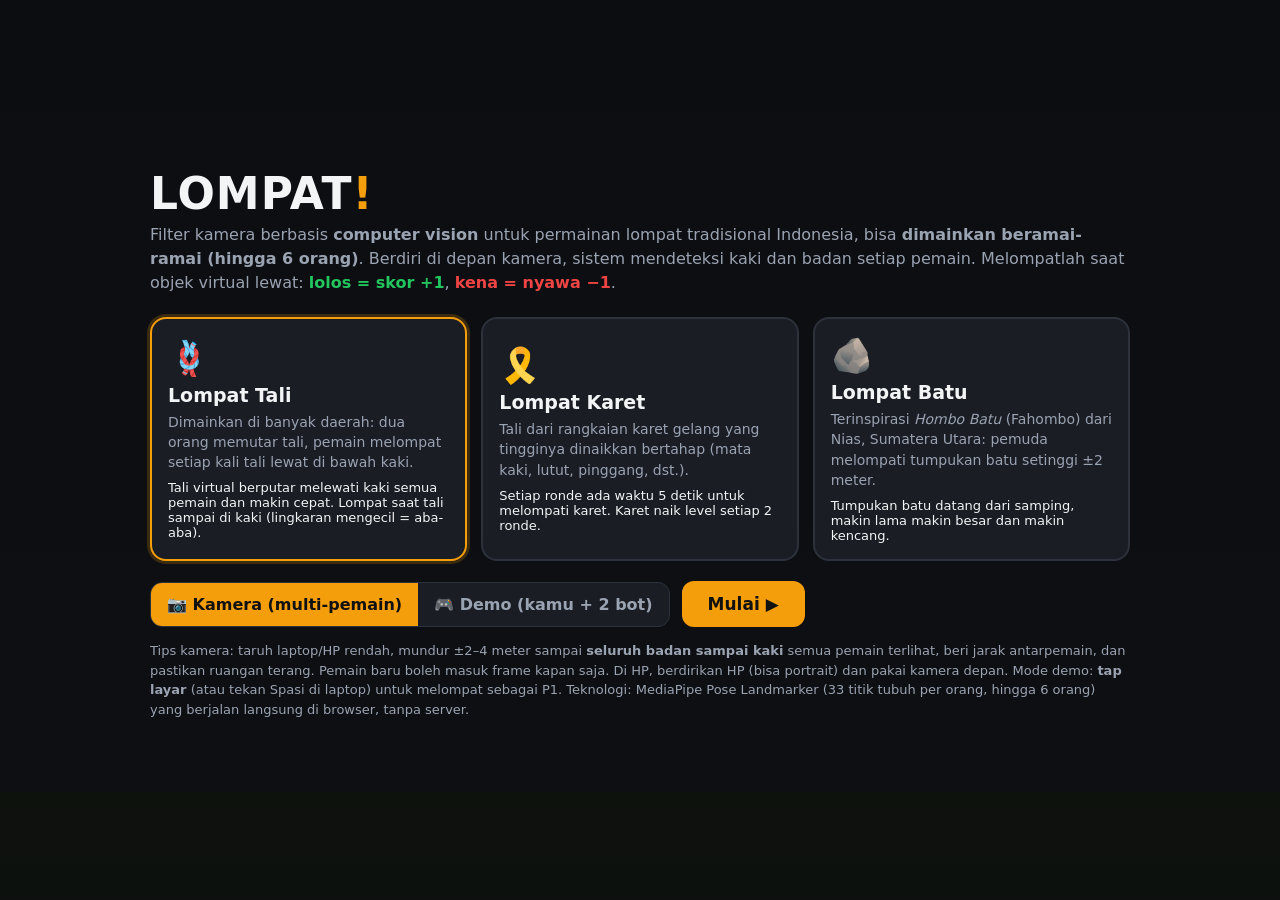
<file: index.html>
<!doctype html>
<html lang="id">
<head>
<meta charset="utf-8">
<meta name="viewport" content="width=device-width,initial-scale=1,viewport-fit=cover">
<title>LOMPAT! – Filter Lompat Tradisional</title>
<style>
  :root { --bg:#0f1115; --card:#1a1d24; --line:#2c313b; --text:#f3f4f6; --muted:#9aa3b2; --acc:#f59e0b; --ok:#22c55e; --bad:#ef4444; }
  * { box-sizing:border-box; }
  html,body { margin:0; height:100%; background:var(--bg); color:var(--text); font-family:system-ui,-apple-system,"Segoe UI",Roboto,sans-serif; overflow:hidden; overscroll-behavior:none; -webkit-tap-highlight-color:transparent; }
  /* video tetap "terlihat" (bukan display:none) agar Safari iOS terus memperbarui frame-nya */
  #video { position:fixed; left:0; top:0; width:1px; height:1px; opacity:0; pointer-events:none; }
  #cv { position:fixed; inset:0; display:block; touch-action:none; user-select:none; -webkit-user-select:none; }
  #hud { position:fixed; top:max(12px, env(safe-area-inset-top)); left:max(12px, env(safe-area-inset-left)); right:max(12px, env(safe-area-inset-right)); display:flex; gap:10px; align-items:center; pointer-events:none; flex-wrap:wrap; }
  .pill { background:rgba(15,17,21,.75); border:1px solid var(--line); border-radius:999px; padding:8px 14px; font-weight:700; font-size:16px; backdrop-filter:blur(4px); }
  #hud .grow { flex:1; }
  #board { position:fixed; top:64px; right:12px; background:rgba(15,17,21,.75); border:1px solid var(--line); border-radius:14px; padding:10px 12px; min-width:170px; pointer-events:none; font-size:15px; }
  #board:empty { display:none; }
  #board .r { display:flex; gap:8px; align-items:center; padding:3px 0; font-weight:700; }
  #board .r.dead { opacity:.4; text-decoration:line-through; }
  #board .dot { width:12px; height:12px; border-radius:50%; flex:none; }
  #board .sc { margin-left:auto; }
  #msg { position:fixed; left:50%; top:16%; transform:translateX(-50%); text-align:center; font-size:22px; font-weight:700; background:rgba(15,17,21,.8); border:1px solid var(--line); padding:12px 20px; border-radius:14px; max-width:90vw; pointer-events:none; }
  #msg:empty { display:none; }
  /* margin:auto (bukan align-items:center) supaya menu yang lebih tinggi dari layar HP tetap bisa di-scroll dari atas */
  .overlay { position:fixed; inset:0; background:rgba(10,11,14,.92); display:flex; padding:max(16px, env(safe-area-inset-top)) 16px max(16px, env(safe-area-inset-bottom)); overflow:auto; -webkit-overflow-scrolling:touch; }
  .hidden { display:none !important; }
  .panel { width:min(980px,100%); margin:auto; }
  h1 { font-size:44px; margin:0 0 4px; letter-spacing:1px; }
  h1 span { color:var(--acc); }
  .sub { color:var(--muted); margin:0 0 22px; font-size:16px; line-height:1.5; }
  .cards { display:grid; grid-template-columns:repeat(auto-fit,minmax(240px,1fr)); gap:14px; }
  .card { background:var(--card); border:2px solid var(--line); border-radius:16px; padding:16px; cursor:pointer; text-align:left; color:var(--text); font:inherit; }
  .card.sel { border-color:var(--acc); box-shadow:0 0 0 3px rgba(245,158,11,.2); }
  .card .ic { font-size:34px; }
  .card h3 { margin:6px 0 6px; font-size:19px; }
  .card p { margin:0; color:var(--muted); font-size:14px; line-height:1.45; }
  .card .rule { margin-top:8px; color:var(--text); font-size:13px; }
  .row { display:flex; gap:12px; align-items:center; flex-wrap:wrap; margin-top:20px; }
  .seg { display:flex; background:var(--card); border:1px solid var(--line); border-radius:12px; overflow:hidden; }
  .seg button { background:none; border:0; color:var(--muted); padding:12px 16px; font:inherit; font-weight:600; cursor:pointer; }
  .seg button.sel { background:var(--acc); color:#111; }
  .btn { background:var(--acc); color:#111; border:0; border-radius:12px; padding:13px 26px; font:inherit; font-weight:800; font-size:17px; cursor:pointer; }
  .btn.ghost { background:none; color:var(--text); border:1px solid var(--line); }
  .note { color:var(--muted); font-size:13px; margin-top:14px; line-height:1.5; }
  #status { color:var(--acc); font-weight:600; }
  .center { text-align:center; }
  #rank { margin:16px auto 6px; max-width:420px; text-align:left; }
  #rank .r { display:flex; gap:10px; align-items:center; background:var(--card); border:1px solid var(--line); border-radius:12px; padding:10px 14px; margin-bottom:8px; font-size:18px; font-weight:700; }
  #rank .dot { width:14px; height:14px; border-radius:50%; }
  #rank .sc { margin-left:auto; font-size:22px; }
  @media (max-width:600px){
    h1{font-size:32px;} .sub{font-size:15px;}
    #hud{gap:6px;} .pill{font-size:12px;padding:5px 9px;} .kb{display:none;}
    #msg{font-size:15px;padding:10px 14px;}
    #board{font-size:12px;min-width:0;padding:6px 9px;right:max(8px, env(safe-area-inset-right));}
    .seg{width:100%;} .seg button{flex:1;padding:12px 8px;font-size:14px;}
    .btn{width:100%;} .row{gap:10px;}
    #rank .r{font-size:16px;}
  }
</style>
</head>
<body>
<video id="video" playsinline muted></video>
<canvas id="cv"></canvas>

<div id="hud" class="hidden">
  <div class="pill" id="hMode"></div>
  <div class="pill" id="hPlayers"></div>
  <div class="pill" id="hLevel"></div>
  <div class="grow"></div>
  <div class="pill" style="pointer-events:auto;cursor:pointer" id="hMenu">☰ Menu<span class="kb"> (Esc)</span></div>
</div>
<div id="board"></div>
<div id="msg"></div>

<div id="menu" class="overlay">
  <div class="panel">
    <h1>LOMPAT<span>!</span></h1>
    <p class="sub">Filter kamera berbasis <b>computer vision</b> untuk permainan lompat tradisional Indonesia, bisa <b>dimainkan beramai-ramai (hingga 6 orang)</b>.
      Berdiri di depan kamera, sistem mendeteksi kaki dan badan setiap pemain. Melompatlah saat objek virtual lewat:
      <b style="color:var(--ok)">lolos = skor +1</b>, <b style="color:var(--bad)">kena = nyawa −1</b>.</p>
    <div class="cards" id="cards">
      <button class="card sel" data-mode="tali">
        <div class="ic">🪢</div><h3>Lompat Tali</h3>
        <p>Dimainkan di banyak daerah: dua orang memutar tali, pemain melompat setiap kali tali lewat di bawah kaki.</p>
        <div class="rule">Tali virtual berputar melewati kaki semua pemain dan makin cepat. Lompat saat tali sampai di kaki (lingkaran mengecil = aba-aba).</div>
      </button>
      <button class="card" data-mode="karet">
        <div class="ic">🎗️</div><h3>Lompat Karet</h3>
        <p>Tali dari rangkaian karet gelang yang tingginya dinaikkan bertahap (mata kaki, lutut, pinggang, dst.).</p>
        <div class="rule">Setiap ronde ada waktu 5 detik untuk melompati karet. Karet naik level setiap 2 ronde.</div>
      </button>
      <button class="card" data-mode="batu">
        <div class="ic">🪨</div><h3>Lompat Batu</h3>
        <p>Terinspirasi <i>Hombo Batu</i> (Fahombo) dari Nias, Sumatera Utara: pemuda melompati tumpukan batu setinggi ±2 meter.</p>
        <div class="rule">Tumpukan batu datang dari samping, makin lama makin besar dan makin kencang.</div>
      </button>
    </div>
    <div class="row">
      <div class="seg" id="inputSeg">
        <button class="sel" data-input="camera">📷 Kamera<span class="kb"> (multi-pemain)</span></button>
        <button data-input="demo">🎮 Demo (kamu + 2 bot)</button>
      </div>
      <button class="btn" id="startBtn">Mulai ▶</button>
      <span id="status"></span>
    </div>
    <p class="note">Tips kamera: taruh laptop/HP rendah, mundur ±2–4 meter sampai <b>seluruh badan sampai kaki</b> semua pemain terlihat, beri jarak antarpemain, dan pastikan ruangan terang.
      Pemain baru boleh masuk frame kapan saja. Di HP, berdirikan HP (bisa portrait) dan pakai kamera depan. Mode demo: <b>tap layar</b> (atau tekan Spasi di laptop) untuk melompat sebagai P1.
      Teknologi: MediaPipe Pose Landmarker (33 titik tubuh per orang, hingga 6 orang) yang berjalan langsung di browser, tanpa server.</p>
  </div>
</div>

<div id="over" class="overlay hidden">
  <div class="panel center">
    <div style="font-size:30px;font-weight:800">🏆 Permainan selesai</div>
    <div class="sub" id="oInfo" style="margin:6px 0 0"></div>
    <div id="rank"></div>
    <div class="row" style="justify-content:center">
      <button class="btn" id="againBtn">Main lagi</button>
      <button class="btn ghost" id="menuBtn">Pilih mode</button>
    </div>
  </div>
</div>

<script type="module">
const $ = s => document.querySelector(s);
const cv = $('#cv'), ctx = cv.getContext('2d'), video = $('#video');
let W = 0, H = 0;
function resize() {
  const dpr = Math.min(window.devicePixelRatio || 1, 2);
  W = innerWidth; H = innerHeight;
  cv.width = W * dpr; cv.height = H * dpr;
  cv.style.width = W + 'px'; cv.style.height = H + 'px';
  ctx.setTransform(dpr, 0, 0, dpr, 0, 0);
  ctx.lineJoin = 'round';   // tanpa ini garis tepi teks tebal memunculkan "duri" di sudut huruf
}
addEventListener('resize', resize); resize();
// skala UI di canvas: 1 di laptop, mengecil di layar HP
const ui = () => Math.max(0.62, Math.min(1, Math.min(W, H) / 700));
const TOUCH = matchMedia('(pointer: coarse)').matches;
if (!CanvasRenderingContext2D.prototype.roundRect) {
  CanvasRenderingContext2D.prototype.roundRect = function (x, y, w, h) { this.rect(x, y, w, h); };
}

// ---------- Konfigurasi ----------
const MODES = { tali: '🪢 Lompat Tali', karet: '🎗️ Lompat Karet', batu: '🪨 Lompat Batu' };
const COLORS = ['#f59e0b', '#38bdf8', '#a3e635', '#f472b6', '#c084fc', '#2dd4bf', '#fb923c', '#f87171'];
const MAX_POSES = 6;
const LIVES = 3;
const PRE = 0.25, POST = 0.18;   // jendela penilaian (detik) di sekitar momen objek lewat di kaki
const GROUND_WIN = 1.2;          // lantai = posisi kaki terendah dalam 1,2 detik terakhir (ikut bergeser kalau pemain pindah)
const REQ_TALI = 0.07;           // tinggi angkat kaki minimum, proporsi tinggi badan (bahu–kaki)
const KARET_LEVELS = [0.06, 0.09, 0.12, 0.15, 0.18, 0.21];
const KARET_ROUND = 5;

// ---------- State ----------
const S = { mode: 'tali', input: 'camera', phase: 'menu', now: 0, start: 0, lobbyAt: 0 };
// phase: menu | lobby | play | over
let players = [], numCounter = 0, fx = [], flash = 0;
let T, K, B, events = [];

const elapsed = () => S.now - S.start;
const active = () => players.filter(p => p.confirmed);
const alive = () => active().filter(p => p.lives > 0);

// ---------- Kamera + MediaPipe ----------
let landmarker = null, lastVideoTime = -1, camReady = false;
async function initCamera() {
  const status = $('#status');
  status.textContent = 'Menyalakan kamera…';
  const stream = await navigator.mediaDevices.getUserMedia({ video: { facingMode: 'user', width: { ideal: 1280 }, height: { ideal: 720 } }, audio: false });
  video.srcObject = stream;
  await video.play();
  status.textContent = 'Memuat model pose (MediaPipe)…';
  const { PoseLandmarker, FilesetResolver } = await import('https://cdn.jsdelivr.net/npm/@mediapipe/tasks-vision@0.10.14');
  const fileset = await FilesetResolver.forVisionTasks('https://cdn.jsdelivr.net/npm/@mediapipe/tasks-vision@0.10.14/wasm');
  const opts = (delegate) => ({
    baseOptions: { modelAssetPath: 'https://storage.googleapis.com/mediapipe-models/pose_landmarker/pose_landmarker_lite/float16/1/pose_landmarker_lite.task', delegate },
    runningMode: 'VIDEO', numPoses: MAX_POSES,
    minPoseDetectionConfidence: 0.5, minPosePresenceConfidence: 0.5, minTrackingConfidence: 0.5,
  });
  try { landmarker = await PoseLandmarker.createFromOptions(fileset, opts('GPU')); }
  catch (e) { landmarker = await PoseLandmarker.createFromOptions(fileset, opts('CPU')); }
  camReady = true;
  status.textContent = '';
}

// Video digambar "cover" & dicerminkan seperti filter kamera depan
function videoRect() {
  const vw = video.videoWidth || 1280, vh = video.videoHeight || 720;
  const sc = Math.max(W / vw, H / vh), dw = vw * sc, dh = vh * sc;
  return { dx: (W - dw) / 2, dy: (H - dh) / 2, dw, dh };
}

function updateCamera(nowMs) {
  if (!landmarker || video.readyState < 2 || video.currentTime === lastVideoTime) return;
  lastVideoTime = video.currentTime;
  const res = landmarker.detectForVideo(video, nowMs);
  const r = videoRect(), dets = [];
  for (const raw of res.landmarks || []) {
    const lm = raw.map(p => ({ x: W - (r.dx + p.x * r.dw), y: r.dy + p.y * r.dh, v: p.visibility ?? 1 }));
    const ls = lm[11], rs = lm[12], lh = lm[23], rh = lm[24], la = lm[27], ra = lm[28];
    const ok = la.v > 0.5 && ra.v > 0.5 && ls.v > 0.5 && rs.v > 0.5 && la.y < H - 2 && ra.y < H - 2;
    dets.push({ lm, ok, x: (lh.x + rh.x) / 2, foot: Math.max(la.y, ra.y), hip: (lh.y + rh.y) / 2, sh: (ls.y + rs.y) / 2 });
  }
  assign(dets);
}

// Pelacakan identitas pemain antar-frame: pasangkan deteksi ke pemain terdekat (posisi pinggul)
function assign(dets) {
  const pairs = [];
  players.forEach((p, i) => dets.forEach((d, j) => {
    const dist = Math.abs(p.x - d.x);
    if (dist < Math.max(60, p.bodyH * 0.6)) pairs.push([dist, i, j]);
  }));
  pairs.sort((a, b) => a[0] - b[0]);
  const usedP = new Set(), usedD = new Set();
  for (const [, i, j] of pairs) {
    if (usedP.has(i) || usedD.has(j)) continue;
    usedP.add(i); usedD.add(j); feed(players[i], dets[j]);
  }
  players.forEach((p, i) => { if (!usedP.has(i)) { p.visible = false; p.lm = null; } });
  dets.forEach((d, j) => { if (!usedD.has(j) && d.ok && players.length < 12) players.push(newPlayer(d)); });
  // buang deteksi palsu yang belum terkonfirmasi, dan pemain lobby yang sudah pergi
  players = players.filter(p => p.confirmed ? (S.phase === 'play' || S.now - p.seenAt < 3) : S.now - p.seenAt < 0.6);
}
function newPlayer(d) {
  return { confirmed: false, num: 0, color: '#94a3b8', x: d.x, footY: d.foot, hipY: d.hip, shoulderY: d.sh, lm: d.lm,
           seenAt: S.now, frames: 1, visible: true, hist: [], bodyH: Math.max(40, d.foot - d.sh), ground: null,
           lift: 0, hipLift: 0, score: 0, lives: LIVES, joinedAt: S.now, karetOk: false, karetSeen: false, bot: null, plan: null };
}
function feed(p, d) {
  p.lm = d.lm; p.visible = d.ok;
  if (!d.ok) return;
  p.x = p.x * 0.5 + d.x * 0.5;
  p.seenAt = S.now; p.frames++;
  if (!p.confirmed && p.frames >= 12) confirm(p);
  p.footY = p.footY * 0.5 + d.foot * 0.5;   // perhalusan ringan agar titik kaki tidak bergetar
  p.hipY = p.hipY * 0.5 + d.hip * 0.5;
  p.shoulderY = d.sh;
}
function confirm(p) {
  p.confirmed = true; p.num = ++numCounter; p.color = COLORS[(p.num - 1) % COLORS.length];
  p.joinedAt = S.now; p.lives = LIVES; p.score = 0;
  if (S.phase === 'play') addFx(`P${p.num} ikut main!`, p.color, p.x, p.footY - p.bodyH * 1.4);
  renderBoard();
}

// Riwayat gerak per pemain → hitung lantai, tinggi angkat kaki & pinggul
function track(p) {
  if (!p.visible) return;
  const t = S.now;
  p.hist.push({ t, foot: p.footY, hip: p.hipY, lift: 0, hipLift: 0 });
  while (p.hist.length && p.hist[0].t < t - 3) p.hist.shift();
  let gF = -Infinity, gH = -Infinity;
  for (const h of p.hist) if (h.t >= t - GROUND_WIN) { gF = Math.max(gF, h.foot); gH = Math.max(gH, h.hip); }
  p.ground = gF; p.lift = gF - p.footY; p.hipLift = gH - p.hipY;
  if (p.lift < 0.03 * p.bodyH) p.bodyH += ((p.footY - p.shoulderY) - p.bodyH) * 0.05;
  const last = p.hist[p.hist.length - 1]; last.lift = p.lift; last.hipLift = p.hipLift;
}
// Lompatan sah = kedua kaki DAN pinggul ikut naik (bukan sekadar angkat satu kaki / titik bergetar)
const isJump = (h, reqFrac, bodyH) => h.lift >= reqFrac * bodyH && h.hipLift >= 0.5 * reqFrac * bodyH;
function cleared(p, t, reqFrac) {
  let n = 0, ok = false;
  for (const h of p.hist) {
    if (h.t < t - PRE || h.t > t + POST) continue;
    n++; if (isJump(h, reqFrac, p.bodyH)) ok = true;
  }
  return n >= 3 ? ok : null;   // null = pemain tidak terlihat saat itu → tidak dinilai
}
const eligible = (p, t) => p.confirmed && p.lives > 0 && p.joinedAt < t - 1.5;

// ---------- Mode demo (kamu + 2 bot) ----------
function setupDemo() {
  players = []; numCounter = 0;
  [[0.5, false], [0.2, true], [0.8, true]].forEach(([fx, isBot]) => {
    const bh = demoBodyH(), base = H * 0.88;
    const p = newPlayer({ x: W * fx, foot: base, hip: base - bh * 0.5, sh: base - bh, lm: null });
    p.bot = { y: 0, vy: 0, auto: isBot, fx, delay: 0 };
    confirm(p); p.joinedAt = S.now - 5;
    players.push(p);
  });
}
function botJump(p) { if (p.bot.y <= 0.5) p.bot.vy = 2.2 * p.bodyH; }
const demoBodyH = () => Math.min(H * 0.36, W * 0.42);   // di layar sempit (portrait) stickman diperkecil agar tidak bertabrakan
function updateDemo(dt) {
  for (const p of players) {
    const b = p.bot, bh = demoBodyH(), base = H * 0.88;
    p.bodyH = bh; p.x = W * b.fx;
    if (b.auto && S.phase === 'play' && p.lives > 0) botThink(p);
    b.vy -= 8 * bh * dt; b.y = Math.max(0, b.y + b.vy * dt); if (b.y === 0) b.vy = 0;
    p.visible = true; p.seenAt = S.now;
    p.footY = base - b.y; p.hipY = p.footY - bh * 0.5; p.shoulderY = p.footY - bh;
  }
}
function botThink(p) {
  let te = null;
  if (S.mode === 'tali') te = T.cycleStart + T.period;
  if (S.mode === 'batu') for (const s of B.stones) { const tp = stoneTime(s, p); if (tp > S.now && !s.done.has(p) && (te == null || tp < te)) te = tp; }
  if (S.mode === 'karet' && K.round && !p.karetOk) te = K.round.start + 0.6 + (p.num * 0.7) % 2;
  if (te == null || te - S.now > 0.2 || p.plan === te) return;
  p.plan = te;
  if (Math.random() < 0.88) botJump(p);
}

// ---------- Alur permainan ----------
function startGame() {
  S.now = performance.now() / 1000;
  fx = []; events = []; numCounter = 0; players = [];
  T = { period: 2.2, cycleStart: S.now - 1.1 };
  K = { level: 0, rounds: 0, round: null, nextAt: 0 };
  B = { stones: [], nextSpawn: 0 };
  $('#menu').classList.add('hidden'); $('#over').classList.add('hidden'); $('#hud').classList.remove('hidden');
  if (S.input === 'demo') { setupDemo(); beginPlay(); }
  else { S.phase = 'lobby'; S.lobbyAt = 0; }
  renderBoard(); updateHud();
}
function beginPlay() {
  S.now = performance.now() / 1000;
  S.phase = 'play'; S.start = S.now; $('#msg').textContent = '';
  T.cycleStart = S.now - 0.2; T.period = 2.2;          // putaran pertama: ±2 detik untuk bersiap
  K.nextAt = S.now + 1.5; B.nextSpawn = S.now + 1.5;
  for (const p of active()) { p.joinedAt = Math.min(p.joinedAt, S.now - 1.5); p.lives = LIVES; p.score = 0; }
  addFx('MULAI!', '#f59e0b', W / 2, H * 0.4);
}
function toMenu() {
  S.phase = 'menu'; $('#menu').classList.remove('hidden'); $('#over').classList.add('hidden');
  $('#hud').classList.add('hidden'); $('#msg').textContent = ''; $('#board').innerHTML = '';
}
function gameOver() {
  S.phase = 'over'; $('#msg').textContent = '';
  const ranked = active().sort((a, b) => b.score - a.score);
  $('#oInfo').textContent = MODES[S.mode] + (S.mode === 'karet' ? ` · sampai Level ${K.level + 1}` : '') + ` · ${elapsed().toFixed(0)} detik`;
  $('#rank').innerHTML = ranked.map((p, i) =>
    `<div class="r"><span>${['🥇', '🥈', '🥉'][i] || (i + 1) + '.'}</span><span class="dot" style="background:${p.color}"></span>P${p.num}${p.bot?.auto ? ' (bot)' : ''}<span class="sc">${p.score}</span></div>`).join('');
  $('#over').classList.remove('hidden');
}

function pass(p) {
  p.score++; beep(880, 0.07);
  addFx('+1', '#22c55e', p.x, p.footY - p.bodyH * 1.45);
  renderBoard();
}
function fail(p) {
  p.lives--; flash = 0.6; beep(180, 0.22);
  addFx(p.lives > 0 ? 'KENA! −1 ❤' : 'GUGUR!', '#ef4444', p.x, p.footY - p.bodyH * 1.45);
  renderBoard();
  if (active().length && !alive().length) setTimeout(() => S.phase === 'play' && gameOver(), 700);
}
function addFx(text, color, x, y) { fx.push({ text, color, x, y, t: 0 }); }

function updateHud() {
  $('#hMode').textContent = MODES[S.mode];
  $('#hPlayers').textContent = `👥 ${alive().length}/${active().length} pemain`;
  const lvl = Math.floor(elapsed() / 12) + 1;
  $('#hLevel').textContent = S.phase !== 'play' ? 'Persiapan'
    : S.mode === 'karet' ? `Karet Level ${K.level + 1}/${KARET_LEVELS.length}`
    : S.mode === 'tali' ? `Putaran ${T.period.toFixed(2)} dtk` : `Batu Level ${lvl}`;
}
let boardKey = '';
function renderBoard() {
  const list = active().sort((a, b) => b.score - a.score);
  const key = list.map(p => p.num + ':' + p.score + ':' + p.lives).join('|');
  if (key === boardKey) return; boardKey = key;
  $('#board').innerHTML = list.map(p =>
    `<div class="r ${p.lives > 0 ? '' : 'dead'}"><span class="dot" style="background:${p.color}"></span>P${p.num} <span>${'❤'.repeat(Math.max(0, p.lives))}</span><span class="sc">${p.score}</span></div>`).join('');
}

// ---------- Logika tiap mode ----------
function stoneX(s) { return s.x0 - s.speed * (S.now - s.t0); }
function stoneTime(s, p) { return s.t0 + (s.x0 - p.x) / s.speed; }

function updateMode() {
  if (S.mode === 'tali') {
    while (S.now >= T.cycleStart + T.period) {
      const hit = T.cycleStart + T.period;
      events.push({ t: hit, req: REQ_TALI });
      T.cycleStart = hit; T.period = Math.max(0.95, T.period * 0.97);   // makin lama makin cepat
    }
    for (const e of events) {
      if (S.now < e.t + POST) continue;
      e.done = true;
      for (const p of active()) {
        if (!eligible(p, e.t)) continue;
        const r = cleared(p, e.t, e.req);
        if (r === true) pass(p); else if (r === false) fail(p);
      }
    }
    events = events.filter(e => !e.done);
  }

  if (S.mode === 'karet') {
    if (!K.round && S.now >= K.nextAt) {
      K.round = { start: S.now, end: S.now + KARET_ROUND, h: KARET_LEVELS[K.level] };
      for (const p of players) { p.karetOk = false; p.karetSeen = false; p.plan = null; }
    }
    if (K.round) {
      const R = K.round;
      for (const p of active()) {
        if (!eligible(p, R.start) || p.karetOk || !p.visible) continue;
        p.karetSeen = true;
        const last = p.hist[p.hist.length - 1];
        if (last && last.t >= R.start && isJump(last, R.h, p.bodyH)) { p.karetOk = true; pass(p); }
      }
      const waiting = active().filter(p => eligible(p, R.start) && p.karetSeen && !p.karetOk);
      if (S.now >= R.end || (S.now > R.start + 0.8 && !waiting.length && active().some(p => p.karetOk))) {
        for (const p of waiting) fail(p);
        K.rounds++;
        if (K.rounds % 2 === 0 && K.level < KARET_LEVELS.length - 1) { K.level++; addFx('KARET NAIK!', '#f59e0b', W / 2, H * 0.32); }
        K.round = null; K.nextAt = S.now + 1.6;
      }
    }
  }

  if (S.mode === 'batu') {
    const lvl = elapsed() / 12;                                        // naik level tiap 12 detik
    if (S.now >= B.nextSpawn) {
      const refs = active().filter(p => p.visible);
      const bh = refs.length ? refs.reduce((a, p) => a + p.bodyH, 0) / refs.length : H * 0.36;
      const hFrac = Math.min(0.22, 0.06 + 0.015 * lvl + Math.random() * 0.02);   // makin tinggi
      const wFrac = Math.min(0.55, 0.18 + 0.04 * lvl + Math.random() * 0.04);    // makin lebar
      const speed = W * Math.min(0.8, 0.26 + 0.045 * lvl);                       // makin kencang
      B.stones.push({ x0: W + wFrac * bh, t0: S.now, speed, hFrac, wFrac, done: new Set(), res: new Map() });
      B.nextSpawn = S.now + Math.max(1.25, 2.8 - 0.16 * lvl) * (0.85 + Math.random() * 0.3);
    }
    for (const s of B.stones) {
      for (const p of active()) {
        if (s.done.has(p)) continue;
        const tp = stoneTime(s, p);
        if (S.now < tp + POST) continue;
        s.done.add(p);
        if (!eligible(p, tp)) continue;
        const r = cleared(p, tp, s.hFrac);
        if (r === true) { pass(p); s.res.set(p, 'ok'); } else if (r === false) { fail(p); s.res.set(p, 'bad'); }
      }
    }
    B.stones = B.stones.filter(s => stoneX(s) > -W * 0.3);
  }
}

// ---------- Loop utama ----------
let lastT = performance.now();
function loop(nowMs) {
  const dt = Math.min(0.05, (nowMs - lastT) / 1000); lastT = nowMs;
  S.now = nowMs / 1000;
  if (S.phase !== 'menu') {
    if (S.input === 'camera') updateCamera(nowMs); else updateDemo(dt);
    for (const p of players) track(p);
    const msg = $('#msg');

    if (S.phase === 'lobby') {
      const ready = active().filter(p => p.visible);
      if (!ready.length) { S.lobbyAt = 0; msg.textContent = 'Masuk ke frame (1–6 orang). Pastikan seluruh badan sampai KAKI terlihat'; }
      else {
        if (!S.lobbyAt) S.lobbyAt = S.now + 5;
        const left = Math.ceil(S.lobbyAt - S.now);
        msg.textContent = `${ready.length} pemain terdeteksi ✔ · Mulai dalam ${left}… (${TOUCH ? 'tap layar' : 'tekan Enter'} untuk langsung mulai)`;
        if (S.now >= S.lobbyAt) beginPlay();
      }
    } else if (S.phase === 'play') {
      const anyVisible = alive().some(p => p.visible);
      msg.textContent = S.input === 'camera' && !anyVisible ? 'Tidak ada pemain terlihat — masuk ke frame sampai kaki terlihat' : '';
      updateMode();
    }
    renderBoard(); updateHud();
  }
  draw(dt);
  requestAnimationFrame(loop);
}

// ---------- Gambar ----------
const BONES = [[11,12],[11,13],[13,15],[12,14],[14,16],[11,23],[12,24],[23,24],[23,25],[25,27],[24,26],[26,28],[27,29],[28,30],[29,31],[30,32],[27,31],[28,32]];

// lantai & tinggi badan di posisi x mana pun (interpolasi antarpemain) → objek pas di kaki tiap pemain
function refs() { return active().filter(p => p.visible && p.ground != null).sort((a, b) => a.x - b.x); }
function at(arr, x, key, def) {
  if (!arr.length) return def;
  if (x <= arr[0].x) return arr[0][key];
  const L = arr[arr.length - 1]; if (x >= L.x) return L[key];
  for (let i = 0; i < arr.length - 1; i++) {
    const a = arr[i], b = arr[i + 1];
    if (x <= b.x) { const f = (x - a.x) / ((b.x - a.x) || 1); return a[key] + (b[key] - a[key]) * f; }
  }
  return def;
}
function span(arr) {
  const avgBh = arr.length ? arr.reduce((a, p) => a + p.bodyH, 0) / arr.length : H * 0.36;
  const xmin = arr.length ? arr[0].x : W / 2, xmax = arr.length ? arr[arr.length - 1].x : W / 2;
  const m = Math.max(0.9 * avgBh, 0.4 * (xmax - xmin));
  return { x0: Math.max(16, xmin - m), x1: Math.min(W - 16, xmax + m), avgBh };
}

// posisi teks besar: di bawah HUD & papan skor supaya tidak bertumpuk (penting di HP)
let labelY = 110;
function measureOverlay() {
  let bottom = 0;
  for (const id of ['#hud', '#board']) {
    const el = $(id);
    if (el.classList.contains('hidden') || !el.innerHTML.trim()) continue;
    bottom = Math.max(bottom, el.getBoundingClientRect().bottom);
  }
  labelY = bottom + 44 * ui();
}

function draw(dt) {
  ctx.clearRect(0, 0, W, H);
  measureOverlay();
  if (S.input === 'camera' && camReady && S.phase !== 'menu') {
    const r = videoRect();
    ctx.save(); ctx.translate(W, 0); ctx.scale(-1, 1);
    ctx.drawImage(video, r.dx, r.dy, r.dw, r.dh);
    ctx.restore();
  } else {
    const g = ctx.createLinearGradient(0, 0, 0, H);
    g.addColorStop(0, '#1e293b'); g.addColorStop(0.88, '#334155'); g.addColorStop(0.88, '#3f6212'); g.addColorStop(1, '#365314');
    ctx.fillStyle = g; ctx.fillRect(0, 0, W, H);
  }
  if (S.phase === 'menu') return;

  const R = refs();
  const playing = S.phase === 'play' || S.phase === 'over';
  if (playing && S.mode === 'tali') drawRope(R, false);
  for (const p of players) { if (S.input === 'camera') drawSkeleton(p); else drawStickman(p); }
  if (playing) {
    if (S.mode === 'tali') drawRope(R, true);
    if (S.mode === 'karet') drawKaret(R);
    if (S.mode === 'batu') drawStones(R);
  }
  for (const p of active()) if (p.visible) drawTag(p);

  for (const f of fx) {
    f.t += dt;
    ctx.globalAlpha = Math.max(0, 1 - f.t / 1.1);
    ctx.font = `900 ${Math.round(38 * ui())}px system-ui,sans-serif`; ctx.textAlign = 'center';
    ctx.strokeStyle = 'rgba(0,0,0,.65)'; ctx.lineWidth = 6; ctx.fillStyle = f.color;
    const y = Math.max(60, f.y) - f.t * 60;
    ctx.strokeText(f.text, f.x, y); ctx.fillText(f.text, f.x, y);
    ctx.globalAlpha = 1;
  }
  fx = fx.filter(f => f.t < 1.1);
  if (flash > 0) { ctx.fillStyle = `rgba(239,68,68,${flash * 0.3})`; ctx.fillRect(0, 0, W, H); flash = Math.max(0, flash - dt * 2.5); }
}

function drawSkeleton(p) {
  if (!p.lm) return;
  const col = p.confirmed ? p.color : 'rgba(148,163,184,.7)';
  ctx.globalAlpha = p.lives > 0 ? 1 : 0.35;
  ctx.lineWidth = 4; ctx.strokeStyle = col; ctx.lineCap = 'round';
  for (const [a, b] of BONES) {
    const u = p.lm[a], v = p.lm[b];
    if (u.v < 0.4 || v.v < 0.4) continue;
    ctx.beginPath(); ctx.moveTo(u.x, u.y); ctx.lineTo(v.x, v.y); ctx.stroke();
  }
  for (const i of [23, 24, 25, 26, 27, 28]) {          // pinggul, lutut, pergelangan kaki
    const u = p.lm[i]; if (u.v < 0.4) continue;
    ctx.fillStyle = i >= 27 ? '#fff' : col;
    ctx.beginPath(); ctx.arc(u.x, u.y, i >= 27 ? 8 : 6, 0, Math.PI * 2); ctx.fill();
  }
  ctx.globalAlpha = 1;
}
function drawStickman(p) {
  const f = p.footY, h = p.bodyH, x = p.x, tuck = p.bot.y > 1 ? h * 0.08 : 0;
  ctx.globalAlpha = p.lives > 0 ? 1 : 0.35;
  ctx.strokeStyle = p.color; ctx.lineWidth = 7; ctx.lineCap = 'round';
  const hip = f - h * 0.5, sh = f - h;
  ctx.beginPath();
  ctx.moveTo(x - h * 0.08, f - tuck); ctx.lineTo(x - h * 0.06, f - h * 0.25); ctx.lineTo(x - h * 0.05, hip);
  ctx.moveTo(x + h * 0.08, f - tuck); ctx.lineTo(x + h * 0.06, f - h * 0.25); ctx.lineTo(x + h * 0.05, hip);
  ctx.moveTo(x, hip); ctx.lineTo(x, sh);
  ctx.moveTo(x - h * 0.22, sh + h * 0.3); ctx.lineTo(x - h * 0.12, sh); ctx.lineTo(x + h * 0.12, sh); ctx.lineTo(x + h * 0.22, sh + h * 0.3);
  ctx.stroke();
  ctx.beginPath(); ctx.arc(x, sh - h * 0.14, h * 0.11, 0, Math.PI * 2); ctx.stroke();
  ctx.fillStyle = '#fff';
  for (const s of [-1, 1]) { ctx.beginPath(); ctx.arc(x + s * h * 0.08, f - tuck, 7, 0, Math.PI * 2); ctx.fill(); }
  ctx.globalAlpha = 1;
}

// label di atas kepala: nomor, nyawa, skor + meter tinggi lompatan vs yang dibutuhkan
function drawTag(p) {
  const k = ui(), y = Math.max(40, p.footY - p.bodyH * 1.3), x = p.x;
  ctx.font = `800 ${Math.round(18 * k)}px system-ui,sans-serif`; ctx.textAlign = 'center';
  const txt = `P${p.num}  ${p.lives > 0 ? '❤'.repeat(p.lives) : '✖'}  ${p.score}`;
  const w = ctx.measureText(txt).width + 20 * k;
  ctx.fillStyle = 'rgba(15,17,21,.75)'; ctx.beginPath(); ctx.roundRect(x - w / 2, y - 22 * k, w, 30 * k, 10 * k); ctx.fill();
  ctx.strokeStyle = p.color; ctx.lineWidth = 2; ctx.stroke();
  ctx.fillStyle = '#fff'; ctx.fillText(txt, x, y);
  if (p.lives <= 0 || S.phase !== 'play') return;
  const req = needFor(p), maxF = 0.3, bw = 70 * k, by = y + 12 * k;
  const lf = Math.max(0, p.lift / p.bodyH);
  ctx.fillStyle = 'rgba(15,17,21,.75)'; ctx.fillRect(x - bw / 2, by, bw, 8 * k);
  ctx.fillStyle = lf >= req ? '#22c55e' : '#38bdf8'; ctx.fillRect(x - bw / 2, by, bw * Math.min(1, lf / maxF), 8 * k);
  ctx.fillStyle = '#f59e0b'; ctx.fillRect(x - bw / 2 + bw * (req / maxF) - 1.5, by - 3 * k, 3, 14 * k);
  if (S.mode === 'karet' && K.round && p.karetOk) { ctx.fillStyle = '#22c55e'; ctx.font = `900 ${Math.round(26 * k)}px system-ui`; ctx.fillText('✔', x + w / 2 + 14 * k, y); }
}
function needFor(p) {
  if (S.mode === 'tali') return REQ_TALI;
  if (S.mode === 'karet') return K.round ? K.round.h : KARET_LEVELS[K.level];
  let best = null;
  for (const s of B.stones) { const tp = stoneTime(s, p); if (!s.done.has(p) && (best == null || tp < best.tp)) best = { tp, h: s.hFrac }; }
  return best ? best.h : 0.06;
}

function drawRope(R, front) {
  const theta = 2 * Math.PI * (S.now - T.cycleStart) / T.period;   // 0 / 2π = tali di bawah kaki
  if ((Math.cos(theta) > 0) !== front) return;                      // separuh bawah = di depan pemain
  const { x0, x1, avgBh } = span(R);
  const gAvg = R.length ? R.reduce((a, p) => a + p.ground, 0) / R.length : H * 0.88;
  const pivotY = gAvg - avgBh * 0.55;
  ctx.fillStyle = '#fde68a';
  for (const x of [x0, x1]) { ctx.beginPath(); ctx.arc(x, pivotY, 10, 0, Math.PI * 2); ctx.fill(); }
  const near = Math.abs(Math.sin(theta / 2)) < 0.25;
  ctx.strokeStyle = front ? (near ? '#facc15' : '#f97316') : 'rgba(249,115,22,.45)';
  ctx.lineWidth = front ? 8 : 5; ctx.lineCap = 'round';
  ctx.beginPath();
  for (let i = 0; i <= 60; i++) {
    const u = i / 60, x = x0 + (x1 - x0) * u;
    const bottom = at(R, x, 'ground', H * 0.88) - REQ_TALI * at(R, x, 'bodyH', H * 0.36);
    const shape = Math.min(1, Math.sin(Math.PI * u) * 1.6);       // bagian tengah rata → lewat tepat di kaki semua pemain
    const y = pivotY + (bottom - pivotY) * Math.cos(theta) * shape;
    i ? ctx.lineTo(x, y) : ctx.moveTo(x, y);
  }
  ctx.stroke();
  const left = T.cycleStart + T.period - S.now;                     // aba-aba: lingkaran mengecil di kaki tiap pemain
  if (front && left < 0.9) {
    ctx.strokeStyle = 'rgba(250,204,21,.9)'; ctx.lineWidth = 4;
    for (const p of R) if (p.lives > 0) { ctx.beginPath(); ctx.arc(p.x, p.ground, 12 + left * 80, 0, Math.PI * 2); ctx.stroke(); }
  }
  if (left < 0.45 || left > T.period - 0.1) bigLabel('LOMPAT!', '#facc15');
}

function drawKaret(R) {
  const h = K.round ? K.round.h : KARET_LEVELS[K.level];
  const { x0, x1 } = span(R);
  const yAt = x => at(R, x, 'ground', H * 0.88) - h * at(R, x, 'bodyH', H * 0.36);
  ctx.strokeStyle = '#d4d4d8'; ctx.lineWidth = 6;
  for (const x of [x0, x1]) { ctx.beginPath(); ctx.moveTo(x, at(R, x, 'ground', H * 0.88) + 10); ctx.lineTo(x, yAt(x) - 30); ctx.stroke(); }
  const colors = ['#ef4444', '#facc15', '#22c55e', '#3b82f6', '#ec4899'];
  const n = 40;
  ctx.lineWidth = 7; ctx.lineCap = 'butt';
  for (let i = 0; i < n; i++) {
    const a = x0 + (x1 - x0) * i / n, b = x0 + (x1 - x0) * (i + 1) / n;
    ctx.strokeStyle = colors[i % colors.length];
    ctx.beginPath(); ctx.moveTo(a, yAt(a)); ctx.lineTo(b, yAt(b)); ctx.stroke();
  }
  ctx.lineCap = 'round';
  ctx.fillStyle = '#fff'; ctx.font = `700 ${Math.round(15 * ui())}px system-ui,sans-serif`; ctx.textAlign = 'right';
  ctx.fillText(`Karet Level ${K.level + 1}`, x1 - 8, yAt(x1) - 12);
  if (K.round) {
    const left = Math.max(0, K.round.end - S.now);
    bigLabel(`LOMPATI KARETNYA!  ${Math.ceil(left)}`, '#facc15');
    const bw = Math.min(360, W * 0.6), barY = labelY + 16 * ui();
    ctx.fillStyle = 'rgba(15,17,21,.7)'; ctx.fillRect(W / 2 - bw / 2, barY, bw, 10);
    ctx.fillStyle = left > 1.5 ? '#22c55e' : '#ef4444'; ctx.fillRect(W / 2 - bw / 2, barY, bw * left / KARET_ROUND, 10);
  } else bigLabel('Bersiap… karet dipasang', '#fff');
}

function drawStones(R) {
  let warn = false;
  for (const s of B.stones) {
    const x = stoneX(s), g = at(R, x, 'ground', H * 0.88), bh = at(R, x, 'bodyH', H * 0.36);
    const h = s.hFrac * bh, w = s.wFrac * bh, top = g - h;
    const res = [...s.res.values()];
    ctx.fillStyle = res.includes('bad') ? '#b91c1c' : res.length ? '#15803d' : '#78716c';
    ctx.strokeStyle = 'rgba(0,0,0,.45)'; ctx.lineWidth = 2;
    ctx.beginPath(); ctx.roundRect(x - w / 2, top, w, h, 6); ctx.fill(); ctx.stroke();
    const rows = 3;                                        // pola susunan batu
    for (let r = 1; r < rows; r++) { const yy = top + h * r / rows; ctx.beginPath(); ctx.moveTo(x - w / 2, yy); ctx.lineTo(x + w / 2, yy); ctx.stroke(); }
    for (let r = 0; r < rows; r++) {
      const off = r % 2 ? 0.25 : 0.5, y0 = top + h * r / rows, y1 = top + h * (r + 1) / rows;
      for (let k = off; k < 1; k += 0.5) { const xx = x - w / 2 + w * k; ctx.beginPath(); ctx.moveTo(xx, y0); ctx.lineTo(xx, y1); ctx.stroke(); }
    }
    for (const p of R) { const left = stoneTime(s, p) - S.now; if (p.lives > 0 && !s.done.has(p) && left < 0.4 && left > -0.1) warn = true; }
  }
  if (warn) bigLabel('LOMPAT!', '#facc15');
}

function bigLabel(t, color) {
  let size = Math.round(40 * ui());
  ctx.font = `900 ${size}px system-ui,sans-serif`;
  const fit = (W - 32) / ctx.measureText(t).width;          // kecilkan sampai muat di lebar layar
  if (fit < 1) { size = Math.floor(size * fit); ctx.font = `900 ${size}px system-ui,sans-serif`; }
  ctx.textAlign = 'center';
  ctx.lineWidth = 6; ctx.strokeStyle = 'rgba(0,0,0,.6)'; ctx.strokeText(t, W / 2, labelY);
  ctx.fillStyle = color; ctx.fillText(t, W / 2, labelY);
}

// ---------- Suara ----------
let actx = null;
function beep(f, d) {
  try {
    actx = actx || new AudioContext();
    const o = actx.createOscillator(), g = actx.createGain();
    o.frequency.value = f; o.type = 'square'; g.gain.value = 0.05;
    o.connect(g); g.connect(actx.destination); o.start(); o.stop(actx.currentTime + d);
  } catch (e) {}
}

// ---------- UI ----------
document.querySelectorAll('#cards .card').forEach(c => c.onclick = () => {
  document.querySelectorAll('#cards .card').forEach(x => x.classList.remove('sel'));
  c.classList.add('sel'); S.mode = c.dataset.mode;
});
document.querySelectorAll('#inputSeg button').forEach(b => b.onclick = () => {
  document.querySelectorAll('#inputSeg button').forEach(x => x.classList.remove('sel'));
  b.classList.add('sel'); S.input = b.dataset.input;
});
$('#startBtn').onclick = async () => {
  if (S.input === 'camera' && !camReady) {
    try { await initCamera(); }
    catch (e) { console.error(e); $('#status').textContent = 'Kamera/model gagal dimuat (' + (e.name || e.message) + '). Coba izinkan kamera, atau pakai mode Demo.'; return; }
  }
  startGame();
};
$('#againBtn').onclick = startGame;
$('#menuBtn').onclick = toMenu;
$('#hMenu').onclick = toMenu;
function humanJump() {
  if (S.phase === 'lobby' && active().length) { beginPlay(); return; }
  if (S.input === 'demo' && S.phase === 'play') { const p = players.find(q => !q.bot.auto); if (p && p.lives > 0) botJump(p); } }
addEventListener('keydown', e => {
  if (e.code === 'Space') { e.preventDefault(); humanJump(); }
  if (e.code === 'Enter' && S.phase === 'lobby' && active().length) beginPlay();
  if (e.code === 'Escape' && S.phase !== 'menu') toMenu();
});
cv.addEventListener('pointerdown', humanJump);

requestAnimationFrame(loop);
</script>
</body>
</html>
</file>
